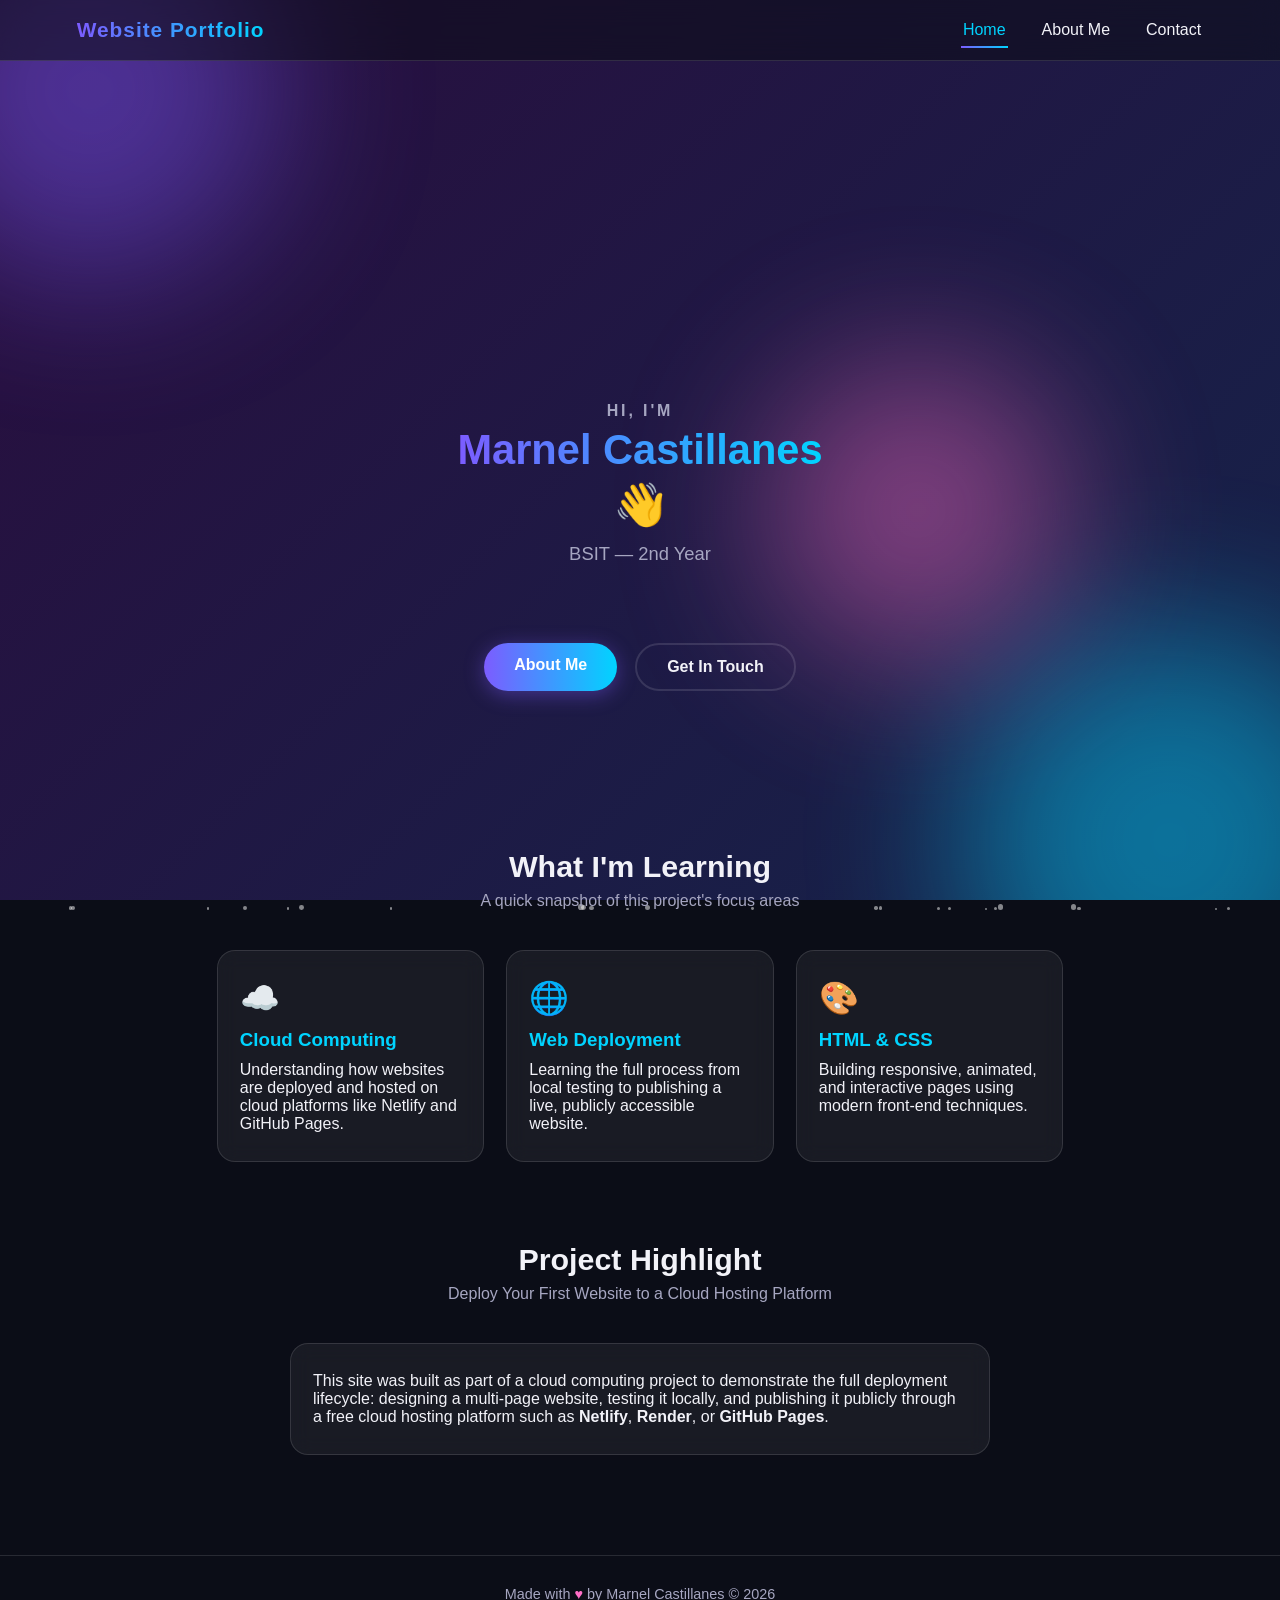
<file: index.html>
<!DOCTYPE html>
<html lang="en">

<head>
    <meta charset="UTF-8">
    <meta name="viewport" content="width=device-width, initial-scale=1.0">
    <title>Marnel Castillanes | Portfolio</title>
    <link rel="stylesheet" href="style.css">
</head>

<body>

    <div class="bg-animate"></div>
    <div class="blobs">
        <div class="blob blob1"></div>
        <div class="blob blob2"></div>
        <div class="blob blob3"></div>
    </div>

    <nav>
        <div class="logo">Website Portfolio</div>
        <ul class="nav-links">
            <li><a href="index.html">Home</a></li>
            <li><a href="about.html">About Me</a></li>
            <li><a href="contact.html">Contact</a></li>
        </ul>
    </nav>

    <main>
        <section class="hero">
            <div class="avatar-ring fade-in">
                <div class="avatar-inner">MC</div>
            </div>
            <h1 class="hero-title fade-in delay-1">
                <span class="intro-line">Hi, I'm</span>
                <span class="gradient-text">Marnel Castillanes</span>
                <span class="wave-emoji">👋</span>
            </h1>
            <p class="subtitle fade-in delay-2">BSIT — 2nd Year</p>
            <p class="typewriter fade-in delay-3" id="typewriterText">Aspiring Cloud &amp; Web Developer</p>

            <div class="btn-row fade-in delay-4">
                <a href="about.html" class="btn btn-primary">About Me</a>
                <a href="contact.html" class="btn btn-outline">Get In Touch</a>
            </div>
        </section>

        <section class="reveal" style="margin-top:80px;">
            <h2 class="section-title">What I'm Learning</h2>
            <p class="section-sub">A quick snapshot of this project's focus areas</p>

            <div class="grid">
                <div class="card">
                    <div class="icon">☁️</div>
                    <h3>Cloud Computing</h3>
                    <p>Understanding how websites are deployed and hosted on cloud platforms like Netlify and GitHub
                        Pages.</p>
                </div>
                <div class="card">
                    <div class="icon">🌐</div>
                    <h3>Web Deployment</h3>
                    <p>Learning the full process from local testing to publishing a live, publicly accessible website.
                    </p>
                </div>
                <div class="card">
                    <div class="icon">🎨</div>
                    <h3>HTML &amp; CSS</h3>
                    <p>Building responsive, animated, and interactive pages using modern front-end techniques.</p>
                </div>
            </div>
        </section>

        <section class="reveal" style="margin-top:80px;">
            <h2 class="section-title">Project Highlight</h2>
            <p class="section-sub">Deploy Your First Website to a Cloud Hosting Platform</p>
            <div class="card" style="max-width:700px; margin:0 auto;">
                <p>
                    This site was built as part of a cloud computing project to demonstrate the full deployment
                    lifecycle: designing a multi-page website, testing it locally, and publishing it publicly
                    through a free cloud hosting platform such as <strong>Netlify</strong>, <strong>Render</strong>,
                    or <strong>GitHub Pages</strong>.
                </p>
            </div>
        </section>
    </main>

    <footer>
        <p>Made with <span class="heart">♥</span> by Marnel Castillanes © 2026</p>
    </footer>

    <button class="top-btn" id="topBtn">↑</button>

    <script src="script.js"></script>
</body>

</html>
</file>
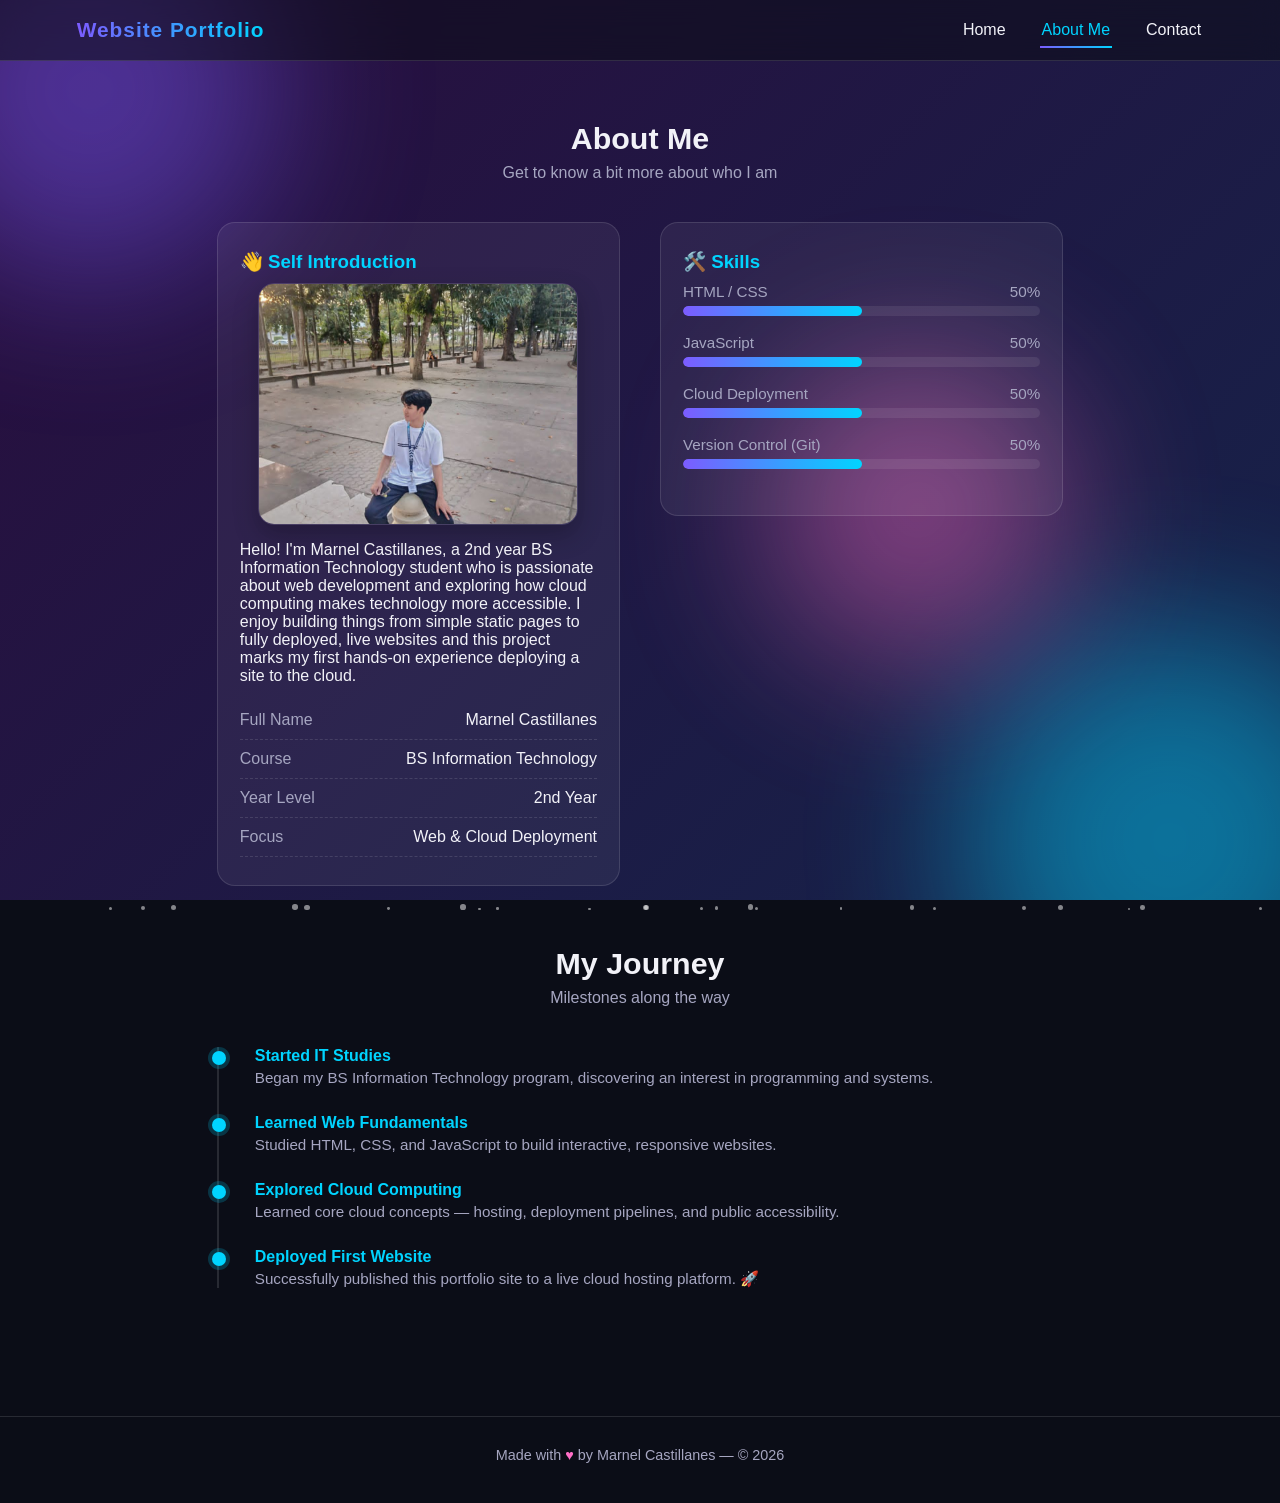
<file: about.html>
<!DOCTYPE html>
<html lang="en">

<head>
    <meta charset="UTF-8">
    <meta name="viewport" content="width=device-width, initial-scale=1.0">
    <title>About Me | Marnel Castillanes</title>
    <link rel="stylesheet" href="style.css">
</head>

<body>

    <div class="bg-animate"></div>
    <div class="blobs">
        <div class="blob blob1"></div>
        <div class="blob blob2"></div>
        <div class="blob blob3"></div>
    </div>

    <nav>
        <div class="logo">Website Portfolio</div>
        <ul class="nav-links">
            <li><a href="index.html">Home</a></li>
            <li><a href="about.html">About Me</a></li>
            <li><a href="contact.html">Contact</a></li>
        </ul>
    </nav>

    <main>
        <section class="fade-in">
            <h2 class="section-title">About Me</h2>
            <p class="section-sub">Get to know a bit more about who I am</p>

            <div class="about-grid">
                <div class="reveal">
                    <div class="card">
                        <h3>👋 Self Introduction</h3>
                        <div class="about-photo">
                            <img src="image.png.jpg" alt="Marnel Castillanes">
                        </div>
                        <p>
                            Hello! I'm Marnel Castillanes, a 2nd year BS Information Technology student who is
                            passionate
                            about web development and exploring how cloud computing makes technology more accessible.
                            I enjoy building things from simple static pages to fully deployed, live websites and
                            this project marks my first hands-on experience deploying a site to the cloud.
                        </p>
                        <ul class="info-list">
                            <li><span>Full Name</span><span>Marnel Castillanes</span></li>
                            <li><span>Course</span><span>BS Information Technology</span></li>
                            <li><span>Year Level</span><span>2nd Year</span></li>
                            <li><span>Focus</span><span>Web &amp; Cloud Deployment</span></li>
                        </ul>
                    </div>
                </div>

                <div class="reveal">
                    <div class="card">
                        <h3>🛠️ Skills</h3>
                        <div class="skill">
                            <div class="skill-label"><span>HTML / CSS</span><span>50%</span></div>
                            <div class="bar">
                                <div class="bar-fill" data-width="50"></div>
                            </div>
                        </div>
                        <div class="skill">
                            <div class="skill-label"><span>JavaScript</span><span>50%</span></div>
                            <div class="bar">
                                <div class="bar-fill" data-width="50"></div>
                            </div>
                        </div>
                        <div class="skill">
                            <div class="skill-label"><span>Cloud Deployment</span><span>50%</span></div>
                            <div class="bar">
                                <div class="bar-fill" data-width="50"></div>
                            </div>
                        </div>
                        <div class="skill">
                            <div class="skill-label"><span>Version Control (Git)</span><span>50%</span></div>
                            <div class="bar">
                                <div class="bar-fill" data-width="50"></div>
                            </div>
                        </div>
                    </div>
                </div>
            </div>
        </section>

        <section class="reveal" style="margin-top:60px;">
            <h2 class="section-title">My Journey</h2>
            <p class="section-sub">Milestones along the way</p>
            <div class="timeline">
                <div class="timeline-item">
                    <h4>Started IT Studies</h4>
                    <p>Began my BS Information Technology program, discovering an interest in programming and systems.
                    </p>
                </div>
                <div class="timeline-item">
                    <h4>Learned Web Fundamentals</h4>
                    <p>Studied HTML, CSS, and JavaScript to build interactive, responsive websites.</p>
                </div>
                <div class="timeline-item">
                    <h4>Explored Cloud Computing</h4>
                    <p>Learned core cloud concepts — hosting, deployment pipelines, and public accessibility.</p>
                </div>
                <div class="timeline-item">
                    <h4>Deployed First Website</h4>
                    <p>Successfully published this portfolio site to a live cloud hosting platform. 🚀</p>
                </div>
            </div>
        </section>
    </main>

    <footer>
        <p>Made with <span class="heart">♥</span> by Marnel Castillanes — © 2026</p>
    </footer>

    <button class="top-btn" id="topBtn">↑</button>

    <script src="script.js"></script>
</body>

</html>
</file>
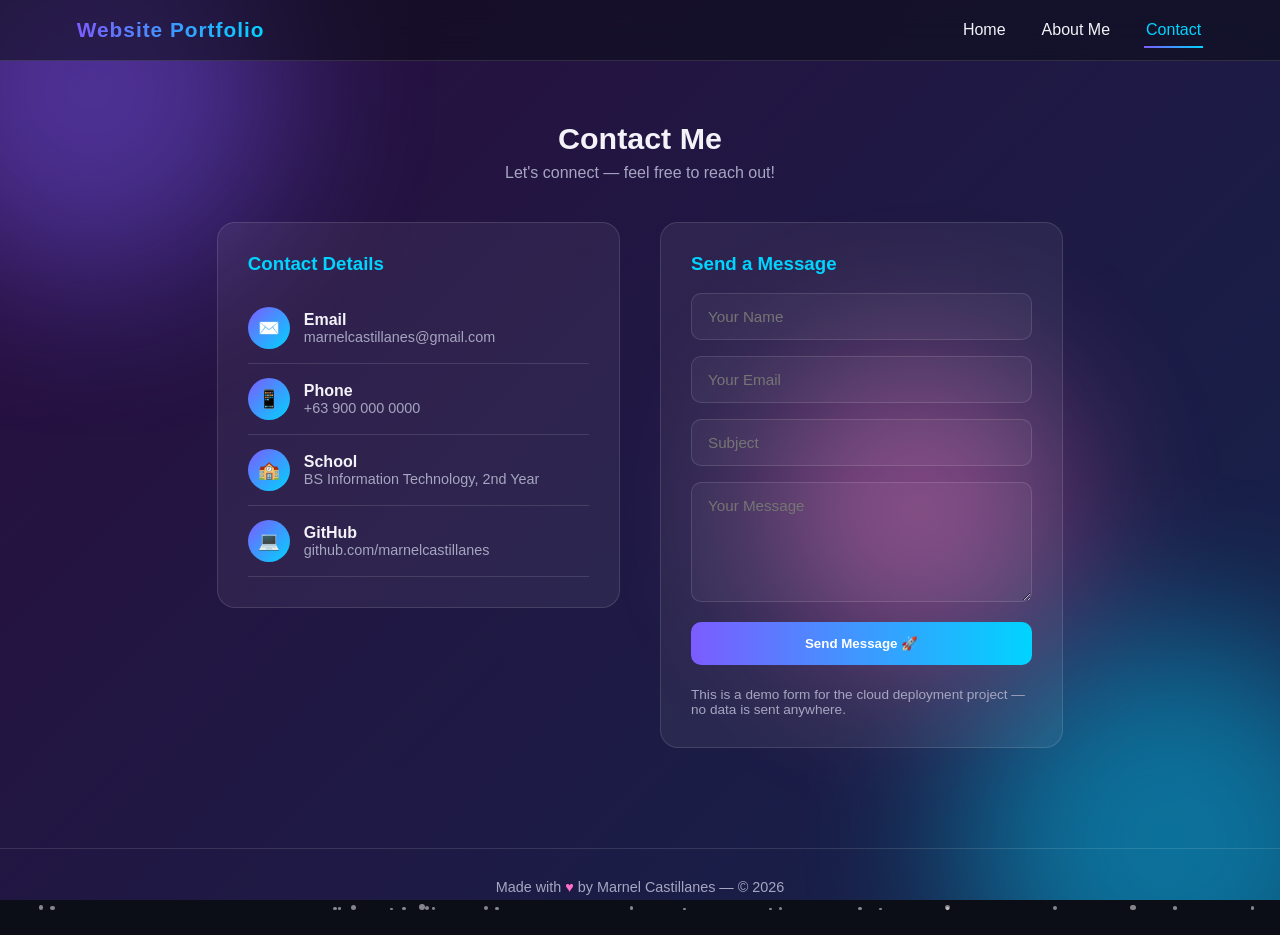
<file: contact.html>
<!DOCTYPE html>
<html lang="en">

<head>
    <meta charset="UTF-8">
    <meta name="viewport" content="width=device-width, initial-scale=1.0">
    <title>Contact | Marnel Castillanes</title>
    <link rel="stylesheet" href="style.css">
</head>

<body>

    <div class="bg-animate"></div>
    <div class="blobs">
        <div class="blob blob1"></div>
        <div class="blob blob2"></div>
        <div class="blob blob3"></div>
    </div>

    <nav>
        <div class="logo">Website Portfolio</div>
        <ul class="nav-links">
            <li><a href="index.html">Home</a></li>
            <li><a href="about.html">About Me</a></li>
            <li><a href="contact.html">Contact</a></li>
        </ul>
    </nav>

    <main>
        <section class="fade-in">
            <h2 class="section-title">Contact Me</h2>
            <p class="section-sub">Let's connect — feel free to reach out!</p>

            <div class="contact-wrap">
                <div class="reveal">
                    <div class="contact-card">
                        <h3 style="margin-bottom:18px; color:var(--accent2);">Contact Details</h3>

                        <div class="contact-item">
                            <div class="icon-circle">✉️</div>
                            <div>
                                <strong>Email</strong>
                                <p style="color:var(--muted); font-size:0.9rem;">marnelcastillanes@gmail.com</p>
                            </div>
                        </div>

                        <div class="contact-item">
                            <div class="icon-circle">📱</div>
                            <div>
                                <strong>Phone</strong>
                                <p style="color:var(--muted); font-size:0.9rem;">+63 900 000 0000</p>
                            </div>
                        </div>

                        <div class="contact-item">
                            <div class="icon-circle">🏫</div>
                            <div>
                                <strong>School</strong>
                                <p style="color:var(--muted); font-size:0.9rem;">BS Information Technology, 2nd Year</p>
                            </div>
                        </div>

                        <div class="contact-item">
                            <div class="icon-circle">💻</div>
                            <div>
                                <strong>GitHub</strong>
                                <p style="color:var(--muted); font-size:0.9rem;">github.com/marnelcastillanes</p>
                            </div>
                        </div>
                    </div>
                </div>

                <div class="reveal">
                    <div class="contact-card">
                        <h3 style="margin-bottom:18px; color:var(--accent2);">Send a Message</h3>
                        <form id="contactForm">
                            <div class="field">
                                <input type="text" placeholder="Your Name" required>
                            </div>
                            <div class="field">
                                <input type="email" placeholder="Your Email" required>
                            </div>
                            <div class="field">
                                <input type="text" placeholder="Subject">
                            </div>
                            <div class="field">
                                <textarea placeholder="Your Message" required></textarea>
                            </div>
                            <button type="submit" class="submit-btn">Send Message 🚀</button>
                            <p class="form-note">This is a demo form for the cloud deployment project — no data is sent
                                anywhere.</p>
                            <div class="success-msg" id="successMsg">✅ Message sent successfully! (Demo only)</div>
                        </form>
                    </div>
                </div>
            </div>
        </section>
    </main>

    <footer>
        <p>Made with <span class="heart">♥</span> by Marnel Castillanes — © 2026</p>
    </footer>

    <button class="top-btn" id="topBtn">↑</button>

    <script src="script.js"></script>
</body>

</html>
</file>
<file: style.css>
/* ================= RESET & BASE ================= */
* {
    margin: 0;
    padding: 0;
    box-sizing: border-box;
}

:root {
    --accent: #7c5cff;
    --accent2: #00d4ff;
    --accent3: #ff6ec7;
    --dark: #0b0d17;
    --card-bg: rgba(255, 255, 255, 0.06);
    --border: rgba(255, 255, 255, 0.12);
    --text: #f2f2f8;
    --muted: #a6a6c1;
}

html {
    scroll-behavior: smooth;
}

body {
    font-family: 'Poppins', 'Segoe UI', sans-serif;
    color: var(--text);
    min-height: 100vh;
    overflow-x: hidden;
    position: relative;
    background: var(--dark);
}

/* ================= ANIMATED MOVING BACKGROUND ================= */
.bg-animate {
    position: fixed;
    inset: 0;
    z-index: -2;
    background: linear-gradient(-45deg, #0b0d17, #1a1035, #0d2b4e, #2a0d3e);
    background-size: 400% 400%;
    animation: gradientShift 16s ease infinite;
}

@keyframes gradientShift {
    0% {
        background-position: 0% 50%;
    }

    50% {
        background-position: 100% 50%;
    }

    100% {
        background-position: 0% 50%;
    }
}

.blobs {
    position: fixed;
    inset: 0;
    z-index: -1;
    overflow: hidden;
    pointer-events: none;
}

.blob {
    position: absolute;
    border-radius: 50%;
    filter: blur(80px);
    opacity: 0.45;
}

.blob1 {
    width: 380px;
    height: 380px;
    background: var(--accent);
    top: -100px;
    left: -100px;
    animation: float1 18s ease-in-out infinite;
}

.blob2 {
    width: 420px;
    height: 420px;
    background: var(--accent2);
    bottom: -150px;
    right: -100px;
    animation: float2 22s ease-in-out infinite;
}

.blob3 {
    width: 300px;
    height: 300px;
    background: var(--accent3);
    top: 40%;
    left: 60%;
    animation: float3 20s ease-in-out infinite;
}

@keyframes float1 {

    0%,
    100% {
        transform: translate(0, 0) scale(1);
    }

    50% {
        transform: translate(120px, 80px) scale(1.2);
    }
}

@keyframes float2 {

    0%,
    100% {
        transform: translate(0, 0) scale(1);
    }

    50% {
        transform: translate(-100px, -60px) scale(1.15);
    }
}

@keyframes float3 {

    0%,
    100% {
        transform: translate(0, 0) scale(1);
    }

    50% {
        transform: translate(-80px, 100px) scale(0.85);
    }
}

/* particles */
.particle {
    position: fixed;
    z-index: -1;
    border-radius: 50%;
    background: rgba(255, 255, 255, 0.5);
    pointer-events: none;
    animation: rise linear infinite;
}

@keyframes rise {
    0% {
        transform: translateY(0) translateX(0);
        opacity: 0;
    }

    10% {
        opacity: 0.8;
    }

    90% {
        opacity: 0.5;
    }

    100% {
        transform: translateY(-110vh) translateX(20px);
        opacity: 0;
    }
}

/* ================= NAVBAR ================= */
nav {
    position: sticky;
    top: 0;
    z-index: 100;
    display: flex;
    justify-content: space-between;
    align-items: center;
    padding: 18px 6%;
    background: rgba(11, 13, 23, 0.55);
    backdrop-filter: blur(14px);
    border-bottom: 1px solid var(--border);
}

.logo {
    font-weight: 700;
    font-size: 1.3rem;
    background: linear-gradient(90deg, var(--accent), var(--accent2));
    -webkit-background-clip: text;
    background-clip: text;
    color: transparent;
    letter-spacing: 1px;
}

.nav-links {
    display: flex;
    gap: 32px;
    list-style: none;
}

.nav-links a {
    color: var(--text);
    text-decoration: none;
    font-weight: 500;
    position: relative;
    padding: 6px 2px;
    transition: color 0.3s ease;
}

.nav-links a::after {
    content: '';
    position: absolute;
    left: 0;
    bottom: -4px;
    width: 0%;
    height: 2px;
    background: linear-gradient(90deg, var(--accent), var(--accent2));
    transition: width 0.35s ease;
}

.nav-links a:hover {
    color: var(--accent2);
}

.nav-links a:hover::after,
.nav-links a.active::after {
    width: 100%;
}

.nav-links a.active {
    color: var(--accent2);
}

/* ================= LAYOUT ================= */
main {
    max-width: 1000px;
    margin: 0 auto;
    padding: 60px 6% 100px;
}

.fade-in {
    animation: fadeUp 0.9s ease forwards;
    opacity: 0;
    transform: translateY(24px);
}

@keyframes fadeUp {
    to {
        opacity: 1;
        transform: translateY(0);
    }
}

.delay-1 {
    animation-delay: 0.15s;
}

.delay-2 {
    animation-delay: 0.3s;
}

.delay-3 {
    animation-delay: 0.45s;
}

.delay-4 {
    animation-delay: 0.6s;
}

/* ================= HERO ================= */
.hero {
    display: flex;
    flex-direction: column;
    align-items: center;
    justify-content: center;
    text-align: center;
    gap: 14px;
    padding: 60px 0 40px;
    min-height: 72vh;
}

.avatar-ring {
    width: 160px;
    height: 160px;
    margin: 0 auto 8px;
    border-radius: 50%;
    padding: 5px;
    background: conic-gradient(var(--accent), var(--accent2), var(--accent3), var(--accent));
    animation: spin 6s linear infinite, pulseGlow 3s ease-in-out infinite;
    display: flex;
    align-items: center;
    justify-content: center;
    box-shadow: 0 0 0 10px rgba(124, 92, 255, 0.08);
}

@keyframes spin {
    to {
        transform: rotate(360deg);
    }
}

@keyframes pulseGlow {

    0%,
    100% {
        box-shadow: 0 0 0 10px rgba(124, 92, 255, 0.08);
    }

    50% {
        box-shadow: 0 0 0 18px rgba(0, 212, 255, 0.12);
    }
}

.avatar-inner {
    width: 100%;
    height: 100%;
    border-radius: 50%;
    background: var(--dark);
    display: flex;
    align-items: center;
    justify-content: center;
    font-size: 3rem;
    font-weight: 700;
    color: var(--accent2);
}

.hero-title {
    display: flex;
    flex-direction: column;
    align-items: center;
    gap: 6px;
    font-size: 2.6rem;
    margin-bottom: 0;
}

.intro-line {
    font-size: 1rem;
    letter-spacing: 0.18em;
    text-transform: uppercase;
    color: var(--muted);
}

.wave-emoji {
    display: inline-block;
    animation: wave 1.8s ease-in-out infinite;
}

@keyframes wave {

    0%,
    100% {
        transform: rotate(0deg) translateY(0);
    }

    50% {
        transform: rotate(8deg) translateY(-4px);
    }
}

.gradient-text {
    display: inline-block;
    background: linear-gradient(90deg, var(--accent), var(--accent2), var(--accent3));
    background-size: 200% auto;
    -webkit-background-clip: text;
    background-clip: text;
    color: transparent;
    animation: shine 4.2s linear infinite;
}

@keyframes shine {
    0% {
        background-position: 0% center;
    }

    100% {
        background-position: 200% center;
    }
}

.hero .subtitle {
    font-size: 1.15rem;
    color: var(--muted);
    margin-bottom: 2px;
}

.typewriter {
    display: inline-block;
    overflow: hidden;
    white-space: nowrap;
    border-right: 2px solid var(--accent2);
    animation: typing 3.8s steps(30, end) infinite, blink 0.7s step-end infinite;
    max-width: fit-content;
    margin: 0 auto;
    font-weight: 600;
    color: var(--accent2);
}

@keyframes typing {

    0%,
    100% {
        width: 0;
    }

    40%,
    60% {
        width: 100%;
    }
}

@keyframes blink {
    50% {
        border-color: transparent;
    }
}

/* fireworks burst on click */
.firework {
    position: fixed;
    z-index: 400;
    width: 8px;
    height: 8px;
    border-radius: 50%;
    pointer-events: none;
    transform: translate(-50%, -50%);
    opacity: 1;
    will-change: transform, opacity;
    animation-name: burst;
    animation-timing-function: cubic-bezier(.2, .9, .2, 1);
    animation-fill-mode: forwards;
}

@keyframes burst {
    to {
        transform: translate(var(--tx, 0), var(--ty, 0)) scale(0.25);
        opacity: 0;
    }
}

.btn-row {
    display: flex;
    gap: 18px;
    justify-content: center;
    margin-top: 30px;
    flex-wrap: wrap;
}

.btn {
    padding: 13px 30px;
    border-radius: 40px;
    text-decoration: none;
    font-weight: 600;
    transition: transform 0.3s ease, box-shadow 0.3s ease;
    display: inline-block;
}

.btn-primary {
    background: linear-gradient(90deg, var(--accent), var(--accent2));
    color: #fff;
    box-shadow: 0 4px 20px rgba(124, 92, 255, 0.4);
}

.btn-outline {
    border: 2px solid var(--border);
    color: var(--text);
}

.btn:hover {
    transform: translateY(-4px) scale(1.04);
    box-shadow: 0 10px 30px rgba(124, 92, 255, 0.5);
}

/* ================= CARDS / SECTIONS ================= */
.section-title {
    font-size: 1.9rem;
    margin-bottom: 8px;
    text-align: center;
}

.section-sub {
    text-align: center;
    color: var(--muted);
    margin-bottom: 40px;
}

.grid {
    display: grid;
    grid-template-columns: repeat(auto-fit, minmax(220px, 1fr));
    gap: 22px;
    margin-top: 30px;
}

.card {
    background: var(--card-bg);
    border: 1px solid var(--border);
    border-radius: 18px;
    padding: 28px 22px;
    backdrop-filter: blur(10px);
    transition: transform 0.35s ease, box-shadow 0.35s ease, border-color 0.35s ease;
    position: relative;
    overflow: hidden;
}

.card::before {
    content: '';
    position: absolute;
    inset: 0;
    background: radial-gradient(circle at var(--x, 50%) var(--y, 50%), rgba(124, 92, 255, 0.18), transparent 60%);
    opacity: 0;
    transition: opacity 0.3s ease;
}

.card:hover::before {
    opacity: 1;
}

.card:hover {
    transform: translateY(-8px);
    border-color: var(--accent);
    box-shadow: 0 14px 40px rgba(0, 0, 0, 0.4);
}

.card h3 {
    margin-bottom: 10px;
    color: var(--accent2);
}

.card .icon {
    font-size: 2rem;
    margin-bottom: 12px;
    display: inline-block;
    animation: bob 3s ease-in-out infinite;
}

@keyframes bob {

    0%,
    100% {
        transform: translateY(0);
    }

    50% {
        transform: translateY(-8px);
    }
}

/* progress bars */
.skill {
    margin-bottom: 18px;
}

.skill-label {
    display: flex;
    justify-content: space-between;
    margin-bottom: 6px;
    font-size: 0.95rem;
    color: var(--muted);
}

.bar {
    height: 10px;
    border-radius: 6px;
    background: rgba(255, 255, 255, 0.08);
    overflow: hidden;
}

.bar-fill {
    height: 100%;
    border-radius: 6px;
    background: linear-gradient(90deg, var(--accent), var(--accent2));
    width: 0%;
    transition: width 1.4s cubic-bezier(.22, 1, .36, 1);
}

/* about panel */
.about-grid {
    display: grid;
    grid-template-columns: 1fr 1fr;
    gap: 40px;
    align-items: start;
    margin-top: 20px;
}

.about-photo {
    margin-bottom: 16px;
    border-radius: 16px;
    overflow: hidden;
    border: 1px solid var(--border);
    box-shadow: 0 10px 24px rgba(0, 0, 0, 0.25);
    max-width: 320px;
    margin-left: auto;
    margin-right: auto;
}

.about-photo img {
    width: 100%;
    height: 240px;
    object-fit: cover;
    display: block;
}

@media (max-width: 720px) {
    .about-grid {
        grid-template-columns: 1fr;
    }
}

.info-list {
    list-style: none;
    margin-top: 16px;
}

.info-list li {
    padding: 10px 0;
    border-bottom: 1px dashed var(--border);
    display: flex;
    justify-content: space-between;
    color: var(--muted);
}

.info-list li span:last-child {
    color: var(--text);
    font-weight: 500;
}

/* timeline */
.timeline {
    position: relative;
    margin-top: 20px;
    padding-left: 26px;
    border-left: 2px solid var(--border);
}

.timeline-item {
    position: relative;
    margin-bottom: 28px;
    padding-left: 10px;
}

.timeline-item::before {
    content: '';
    position: absolute;
    left: -33px;
    top: 4px;
    width: 14px;
    height: 14px;
    border-radius: 50%;
    background: var(--accent2);
    box-shadow: 0 0 0 4px rgba(0, 212, 255, 0.2);
}

.timeline-item h4 {
    color: var(--accent2);
    margin-bottom: 4px;
}

.timeline-item p {
    color: var(--muted);
    font-size: 0.95rem;
}

/* ================= CONTACT ================= */
.contact-wrap {
    display: grid;
    grid-template-columns: 1fr 1fr;
    gap: 40px;
    margin-top: 20px;
}

@media (max-width: 720px) {
    .contact-wrap {
        grid-template-columns: 1fr;
    }
}

.contact-card {
    background: var(--card-bg);
    border: 1px solid var(--border);
    border-radius: 18px;
    padding: 30px;
    backdrop-filter: blur(10px);
}

.contact-item {
    display: flex;
    align-items: center;
    gap: 14px;
    padding: 14px 0;
    border-bottom: 1px solid var(--border);
    transition: transform 0.3s ease;
}

.contact-item:hover {
    transform: translateX(8px);
}

.contact-item .icon-circle {
    width: 42px;
    height: 42px;
    border-radius: 50%;
    background: linear-gradient(135deg, var(--accent), var(--accent2));
    display: flex;
    align-items: center;
    justify-content: center;
    font-size: 1.1rem;
    flex-shrink: 0;
}

form {
    display: flex;
    flex-direction: column;
    gap: 16px;
}

.field {
    position: relative;
}

input,
textarea {
    width: 100%;
    padding: 14px 16px;
    border-radius: 10px;
    border: 1px solid var(--border);
    background: rgba(255, 255, 255, 0.04);
    color: var(--text);
    font-family: inherit;
    font-size: 0.95rem;
    transition: border-color 0.3s ease, box-shadow 0.3s ease;
}

input:focus,
textarea:focus {
    outline: none;
    border-color: var(--accent2);
    box-shadow: 0 0 0 3px rgba(0, 212, 255, 0.15);
}

textarea {
    resize: vertical;
    min-height: 120px;
}

.submit-btn {
    padding: 14px;
    border: none;
    border-radius: 10px;
    background: linear-gradient(90deg, var(--accent), var(--accent2));
    color: #fff;
    font-weight: 600;
    cursor: pointer;
    transition: transform 0.3s ease, box-shadow 0.3s ease;
}

.submit-btn:hover {
    transform: translateY(-3px);
    box-shadow: 0 10px 25px rgba(124, 92, 255, 0.45);
}

.form-note {
    font-size: 0.85rem;
    color: var(--muted);
    margin-top: 6px;
}

.success-msg {
    display: none;
    margin-top: 14px;
    padding: 12px 16px;
    border-radius: 10px;
    background: rgba(0, 212, 255, 0.12);
    border: 1px solid rgba(0, 212, 255, 0.4);
    color: #7fe9ff;
    font-size: 0.9rem;
}

/* ================= FOOTER ================= */
footer {
    text-align: center;
    padding: 30px 6% 40px;
    color: var(--muted);
    font-size: 0.9rem;
    border-top: 1px solid var(--border);
}

footer .heart {
    color: var(--accent3);
    animation: pulse 1.6s ease-in-out infinite;
    display: inline-block;
}

@keyframes pulse {

    0%,
    100% {
        transform: scale(1);
    }

    50% {
        transform: scale(1.3);
    }
}

/* scroll reveal */
.reveal {
    opacity: 0;
    transform: translateY(30px);
    transition: opacity 0.8s ease, transform 0.8s ease;
}

.reveal.visible {
    opacity: 1;
    transform: translateY(0);
}

/* back to top */
.top-btn {
    position: fixed;
    bottom: 28px;
    right: 28px;
    width: 48px;
    height: 48px;
    border-radius: 50%;
    background: linear-gradient(135deg, var(--accent), var(--accent2));
    border: none;
    color: #fff;
    font-size: 1.2rem;
    cursor: pointer;
    display: flex;
    align-items: center;
    justify-content: center;
    opacity: 0;
    pointer-events: none;
    transition: opacity 0.3s ease, transform 0.3s ease;
    z-index: 200;
    box-shadow: 0 6px 20px rgba(0, 0, 0, 0.4);
}

.top-btn.show {
    opacity: 1;
    pointer-events: auto;
}

.top-btn:hover {
    transform: translateY(-4px);
}

@media (max-width: 600px) {
    .nav-links {
        gap: 16px;
        font-size: 0.9rem;
    }

    .hero h1 {
        font-size: 2rem;
    }
}
</file>
